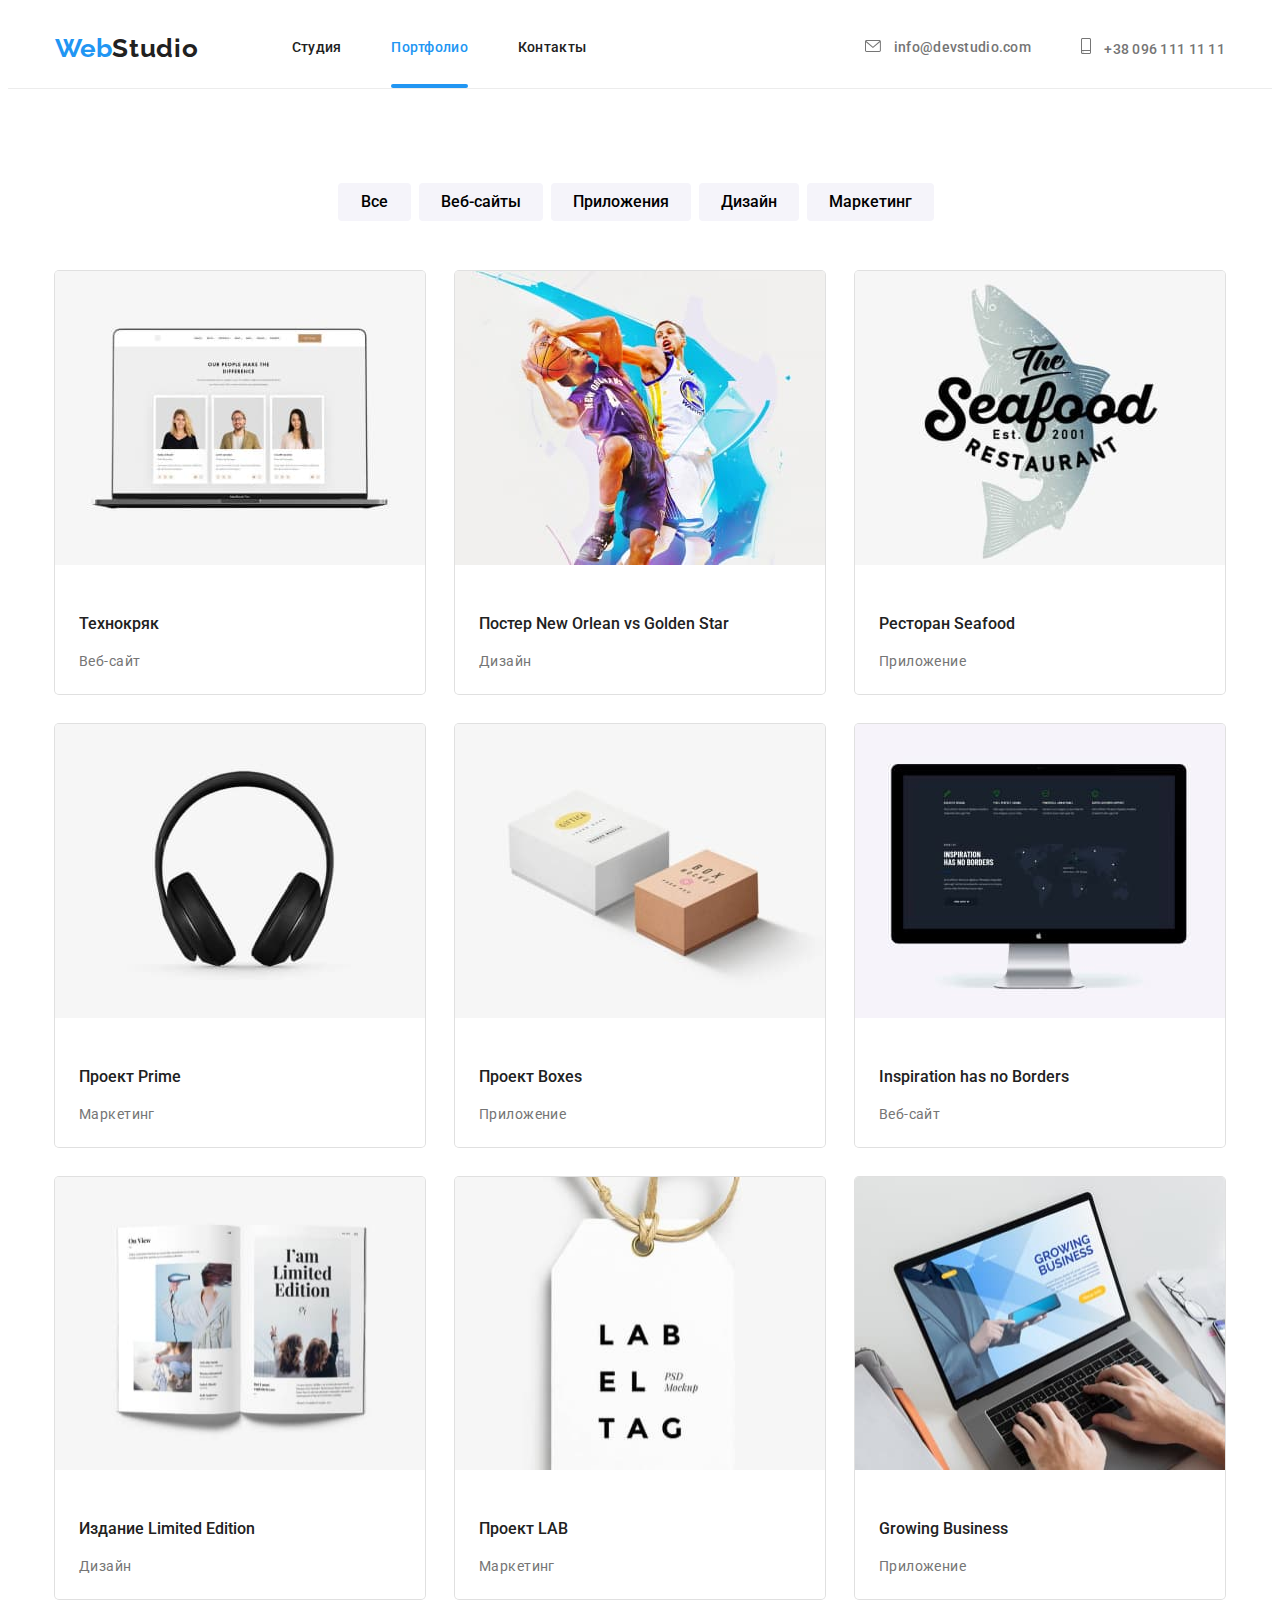
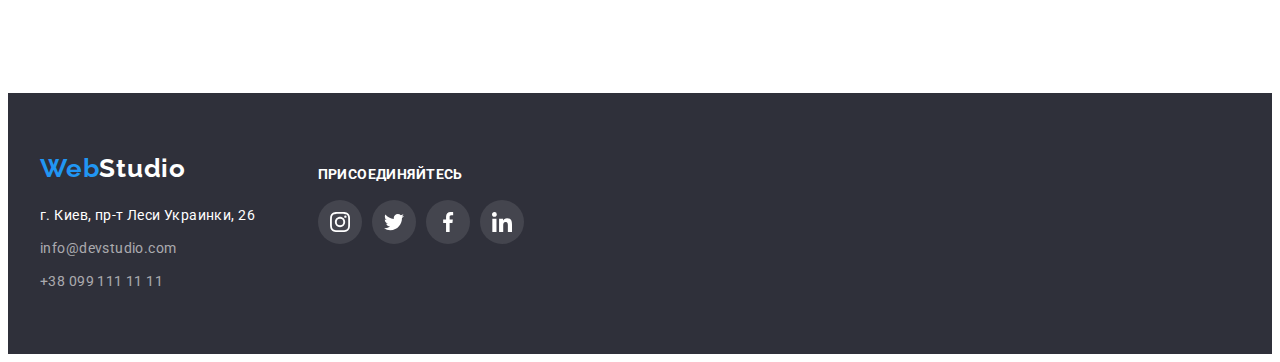
<file: portfolio.html>
<!DOCTYPE html>
<html lang="ru">

<head>

    <meta charset="UTF-8">
    <meta name="viewport" content="width=device-width, initial-scale=1.0">
    <title>Portfolio</title>
    <link rel="preconnect" href="https://fonts.gstatic.com">
    <link
        href="https://fonts.googleapis.com/css2?family=Raleway:wght@700&family=Roboto:wght@400;500;700;900&display=swap"
        rel="stylesheet">
    <link rel="stylesheet" href="https://cdnjs.cloudflare.com/ajax/libs/modern-normalize/0.2.0/modern-normalize.css"
        integrity="sha512-oxqL25oMBPTFLK5OOR4U/Y//5oyc+3B8MJVTuGD2FLdyA+VXlhKMyQ7YjHNSI5+CLk0UdMLw1lV64dDuT1Batw=="
        crossorigin="anonymous" />
    <link rel="stylesheet" href="css/style.css">


</head>

<body>
    <!--шапка-->
    <header>
    
    
        <nav class="conteiner-header main-nav">
            <a href="" class="logo">Web<span class="logotip">Studio</span></a>
            <ul class="menu-nav list">
                <li class="item link">
                    <a href="./index.html" class="saite-nav1 link">Студия</a>
                </li>
                <li class="item link">
                    <a href="./portfolio.html" class="saite-nav1 link link-current ">Портфолио</a>
                </li>
                <li class="item link">
                    <a href="" class="saite-nav1 link">Контакты</a>
                </li>
            </ul>
    
            <ul class="contacts list">
    
                <li class="item link ">
    
    
                    <a href="mailto:info@devstudio.com" class="saite-contacts">
                        <svg class="icon-mail ">
                            <use href=".//images/svg/clients.svg#envelope"></use>
    
                        </svg>
                        info@devstudio.com</a>
    
                </li>
    
    
                <li class="item link ">
    
                    <a href="tel:+380961111111" class="saite-contacts ">
                        <svg class="icon-phone">
                            <use href=".//images/svg/clients.svg#smartphone"></use>
    
                        </svg>
                        +38 096 111 11 11 </a>
                </li>
    
            </ul>
    
        </nav>
    
    </header>
    <!--Основной контент-->
    <main>
        <!--Фильтры-->
        <section class="conteiner-portfolio">
            <div class="portfolio">
                <h1 class="visually">Портфолио</h1>
                <ul class="list filter ">
                    <li><button class="filter-button " type="button">Все</button></li>
                    <li><button class="filter-button " type="button">Веб-сайты</button></li>
                    <li><button class="filter-button " type="button">Приложения</button></li>
                    <li><button class="filter-button " type="button">Дизайн</button></li>
                    <li><button class="filter-button " type="button">Маркетинг</button></li>
                </ul>
            
            </div>
            <div class="containers-portfolio">
                <h2 class="visually">Проекты</h2>
            
                <ul class="card-set">
                    <li class="item portfolios-link">
                        <div class="card-portfolios">
                        <a href="" class="portfolios-link">
                        <article class="card">
                            <div class="card-thumb project-thumb">
                            
                                    <img src="./images/portfolio/website.jpg" alt="технокряк" width="370" >
                                    
                            <div class="project-overlay">
                                <p>Технокряк это современная площадка распространения коронавируса. Компании используют эту платформу для цифрового
                                    шпионажа и атак на защищённые сервера конкурентов.</p>
                            </div>
                            </div>
           
                            <div class="card-content">
                                
                                <h3 class="card-heading">Технокряк</h3>
                                <p class="card-text">Веб-сайт</p>
                                
                            </div>
                        </article>
                        </a>
                        </div>
                    </li>
            
                    <li class="item portfolios-link">
                        <div class="card-portfolios">
                        <a href="" class="portfolios-link">
                        <article class="card">
                            <div class="card-thumb project-thumb">
                              
                                    <img src="./images/portfolio/desinger.jpg" alt="постер" >
                            <div class="project-overlay">
                                <p>Технокряк это современная площадка распространения коронавируса. Компании используют эту платформу для цифрового
                                    шпионажа и атак на защищённые сервера конкурентов.</p>
                            </div>
                            </div>
            
                            <div class="card-content">
                                <h3 class="card-heading">Постер New Orlean vs Golden Star</h3>
                                <p class="card-text">Дизайн</p>
                            </div>
                        </article>
                        </a>
                        </div>
                    </li>
            
                    <li class="item portfolios-link">
                        <div class="card-portfolios">
                        <a href="" class="portfolios-link">
                        <article class="card">
                            <div class="card-thumb project-thumb">
                        
                              <img src="./images/portfolio/app.jpg" alt="ресторан" /> 
                            <div class="project-overlay">
                                <p>Технокряк это современная площадка распространения коронавируса. Компании используют эту платформу для цифрового
                                    шпионажа и атак на защищённые сервера конкурентов.</p>
                            </div>
                            </div>
            
                            <div class="card-content">
                                <h3 class="card-heading"> Ресторан Seafood</h3>
                                <p class="card-text">Приложение</p>
                            </div>
                        </article>
                        </a>
                        </div>
                    </li>
            
                    <li class="item portfolios-link">
                        <div class="card-portfolios">
                        <a href="" class="portfolios-link">
                        <article class="card">
                            <div class="card-thumb project-thumb">
                             
                                     <img src="./images/portfolio/marketing.jpg" alt="маркетинг" />
                    <div class="project-overlay">
                        <p>Технокряк это современная площадка распространения коронавируса. Компании используют эту платформу для цифрового
                            шпионажа и атак на защищённые сервера конкурентов.</p>
                    </div>
                            </div>
            
                            <div class="card-content">
                                <h3 class="card-heading">Проект Prime </h3>
                                <p class="card-text">
                                    Маркетинг
                                </p>
                            </div>
                        </article>
                        </a>
                        </div>
                    </li>
            
                    <li class="item portfolios-link">
                        <div class="card-portfolios">
                        <a href="" class="portfolios-link">
                        <article class="card">
                            <div class="card-thumb project-thumb">
                                <img src="./images/portfolio/apps.jpg" alt="приложение" />
                    <div class="project-overlay">
                        <p>Технокряк это современная площадка распространения коронавируса. Компании используют эту платформу для цифрового
                            шпионажа и атак на защищённые сервера конкурентов.</p>
                    </div>
                            </div>
            
                            <div class="card-content">
                                <h3 class="card-heading">Проект Boxes</h3>
                                <p class="card-text">
                                    Приложение
                                </p>
                            </div>
                        </article>
                        </a>
                        </div>
                    </li>
            
                    <li class="item portfolios-link" >
                        <div class="card-portfolios">
                        <a href="" class="portfolios-link">
                        <article class="card">
                            <div class="card-thumb project-thumb">
                              
                                    <img src="./images/portfolio/inspiration.jpg" alt="веб-сайт" />
                                <div class="project-overlay">
                                    <p>Технокряк это современная площадка распространения коронавируса. Компании используют эту платформу для цифрового
                                        шпионажа и атак на защищённые сервера конкурентов.</p>
                                </div>
                            </div>
            
                            <div class="card-content">
                                <h3 class="card-heading">Inspiration has no Borders</h3>
                                <p class="card-text">
                                    Веб-сайт
                                </p>
                            </div>
                        </article>
                        </a>
                        </div>
                    </li>
                    <li class="item portfolios-link">
                        <div class="card-portfolios">
                        <a href="" class="portfolios-link">
                        <article class="card">
                            <div class="card-thumb project-thumb">
                             
                                    <img src="./images/portfolio/weblimitededition.jpg" alt="дизайн" />
                                <div class="project-overlay">
                                    <p>Технокряк это современная площадка распространения коронавируса. Компании используют эту платформу для цифрового
                                        шпионажа и атак на защищённые сервера конкурентов.</p>
                                </div>
                            </div>
                
                            <div class="card-content">
                                <h3 class="card-heading">Издание Limited Edition</h3>
                                <p class="card-text">
                                    Дизайн
                                </p>
                            </div>
                        </article>
                        </a>
                        </div>
                    </li>
                    
                    <li class="item portfolios-link">
                        <div class="card-portfolios">
                        <a href="" class="portfolios-link">
                            <article class="card">
                                <div class="card-thumb project-thumb">
                                  
                                    <img src="./images/portfolio/lab.jpg" alt="маркетинг2"  />
                                <div class="project-overlay">
                                    <p>Технокряк это современная площадка распространения коронавируса. Компании используют эту платформу для цифрового
                                        шпионажа и атак на защищённые сервера конкурентов.</p>
                                </div>
                                </div>
                    
                                <div class="card-content">
                                    <h3 class="card-heading">Проект LAB</h3>
                                    <p class="card-text">
                                        Маркетинг
                                    </p>
                                </div>
                            </article>
                        </a>
                        </div>
                    </li>
                       
                    <li class="item portfolios-link">
                        <div class="card-portfolios">
                        <a href="" class="portfolios-link">
                                <article class="card">
                                    <div class="card-thumb project-thumb">
                                  
                                            <img src="./images/portfolio/business.jpg" alt="бизнес" />
                                <div class="project-overlay">
                                    <p>Технокряк это современная площадка распространения коронавируса. Компании используют эту платформу для цифрового
                                        шпионажа и атак на защищённые сервера конкурентов.</p>
                                </div>
                                    </div>
                        
                                    <div class="card-content">
                                        <h3 class="card-heading">Growing Business</h3>
                                        <p class="card-text">
                                          Приложение
                                        </p>
                                    </div>
                                </article>
                        </a>
                        </div>
                    </li>
                </ul>
            </div>
        </section>

    </main>
<footer class="footer">
    <div class="container our-contacts">
        <div class="card-footer">
            <a class="link logos" href="./index.html"><span class="logo-color">Web</span>Studio</a>
            <a class="address link" href="https://goo.gl/maps/kpo2gFMixc3sEq3g6" rel="noopener noreferrer nofollow"
                target="_blank">г. Киев, пр-т Леси Украинки, 26</a>
            <ul class="list">
                <li class="address-item ">
                    <a class="contacts-footer link" href="mailto:info@devstudio.com">info@devstudio.com</a>
                </li>
                <li class="address-item"><a class="contacts-footer" href="tel:+380991111111">+38 099 111 11 11</a></li>
            </ul>
        </div>
        <div class="card-footer social-networks">
            <h2 class="join">присоединяйтесь</h2>
            <ul class="list social-networks-list">
                <li class="networks-list ">
                    <a class="networks-list-link link" href="https://www.instagram.com/dad_maksim/?hl=ru"
                        aria-label="Ссылка на instagram" target="_self" rel="noreferrer noopener">
                        <svg class="network-icon " width="20px" height="20px">
                            <use href=".//images/svg/sprite.svg#instagram"></use>
                        </svg>
                    </a>
                </li>
                <li class="networks-list">
                    <a class="networks-list-link link" href="" aria-label="Ссылка на twitter" target="_self"
                        rel="noreferrer noopener">
                        <svg class="network-icon " width="20px" height="20px">
                            <use href=".//images/svg/sprite.svg#twitter"></use>
                        </svg>
                    </a>
                </li>
                <li class="networks-list">
                    <a class="networks-list-link link" href="" aria-label="Ссылка на facebook" target="_self"
                        rel="noreferrer noopener">
                        <svg class="network-icon" width="20px" height="20px">
                            <use href=".//images/svg/sprite.svg#facebook"></use>
                        </svg>
                    </a>
                </li>
                <li class="networks-list">
                    <a class="networks-list-link link" href="" aria-label="Ссылка на linkedin" target="_self"
                        rel="noreferrer noopener">
                        <svg class="network-icon" width="20px" height="20px">
                            <use href=".//images/svg/sprite.svg#linkedin"></use>
                        </svg>
                    </a>
                </li>
            </ul>

        </div>
        <!--<div class="card-footer">
    <p>Подпишитесь на рассылку</p>
</div>-->
    </div>
</footer>
</body>

</html>
</file>
<file: css/style.css>
html {
  box-sizing: border-box;
}

*,
*::after,
*::before {
  box-sizing: inherit;
}

h1,
h2,
h3,
h4,
h5,
h6,
p {
  margin-top: 0;
}
.list {
  list-style: none;
  padding-left: 0;
  margin: 0;
}
.link {
  text-decoration: none;
  color: inherit;
  transition: color var(--animation);
}

img {
  display: block;
  max-width: 100%;
  height: auto;
}
:root {
  --background-color: #fff;
  --primary-text-color: #757575;
  --hover-color: #2196f3;
  --title-color: #212121;
  --white-color-text: #ffffff;
  --text-black-color: #000000;
  --bg-color: #2f303a;
  --buttos-hover-color: #188ce8;
  --our-backgraund-color: #f5f4fa;
  --portfolio-background-color: #e5e5e5;
  --social-team-icon-color: #afb1b8;

  --card-set-gap: 30px;
  --card-shadow-hover: 0px 1px 1px rgba(0, 0, 0, 0.12), 0px 4px 4px rgba(0, 0, 0, 0.06), 1px 4px 6px rgba(0, 0, 0, 0.16);
  --card-shadow: 0px 0px 0px 1px rgba(0, 0, 0, 0.12);
  --foto-bg-color: rgba(47, 48, 58, 0.8);
  --animation: 300ms ease-in;
}

.body {
  font-family: 'Roboto', sans-serif;
  font-family: 'Raleway', sans-serif;
  background-color: var(--background-color);
  margin: 0px;
  line-height: 1.5;
}

a {
  text-decoration: none;
}

ul {
  list-style: none;
}

p {
  font-family: Roboto;
  font-style: normal;
  font-weight: normal;
  font-size: 14px;
  line-height: 1.71;
  /* or 171% */

  letter-spacing: 0.03em;
  color: var(--primary-text-color);
}
h2 {
  font-family: Roboto;
  font-style: normal;
  font-weight: bold;
  font-size: 36px;
  line-height: 1.16;
  text-align: center;
  letter-spacing: 0.03em;

  color: var(--title-color);
}
/* CONTAINER */
.containers-portfolio {
  width: 1200px;
  padding-left: 15px;
  padding-right: 15px;
  margin-left: auto;
  margin-right: auto;
}
.conteiner-header {
  margin-right: auto;
  margin-left: auto;
  padding: 0px 15px;
  width: 1200px;
  height: 80px;
}
header {
  border-bottom: 1px solid #ececec;
}

.logo {
  font-family: Raleway;
  font-style: normal;
  font-weight: bold;
  font-size: 26px;
  line-height: 1.19;
  color: var(--hover-color);
}

.logotip {
  font-family: Raleway;
  font-style: normal;
  font-weight: bold;
  font-size: 26px;
  line-height: 1.19;
  /* identical to box height */

  letter-spacing: 0.03em;
  color: var(--title-color);
}

.logo:hover,
.logotip:hover {
  color: var(--hover-color);
}
.link-current,
.link:hover,
.link:focus,
.contacts:focus,
.contacts:hover,
.contacts-footer:hover,
.contacts-footer:focus {
  color: var(--special-text-color);
}
.link-current {
  position: relative;
}
.link-current::after {
  position: absolute;
  content: '';
  display: block;
  height: 4px;
  width: 100%;
  border-radius: 2px;
  bottom: 0;

  background-color: var(--hover-color);
}

/*main-nav*/
.main-nav {
  display: flex;
  align-items: center;
}

/*menu*/
.menu-nav .item + .item {
  margin-left: 50px;
}

.menu-nav {
  display: flex;
  margin-left: 93px;
}

.saite-nav1 {
  display: block;
  padding-top: 32px;
  padding-bottom: 32px;

  font-family: Roboto;
  font-style: normal;
  font-weight: 500;
  font-size: 14px;
  line-height: 1.14;
  letter-spacing: 0.02em;
  text-decoration: none;
  cursor: pointer;
  color: var(--title-color);
}

.saite-nav1:hover,
.saite-nav1:focus {
  color: var(--hover-color);
}
/*icon header*/

.icon-mail {
  width: 16px;
  height: 12px;
  fill: var(--primary-text-color);
  margin-right: 10px;
}

.icon-phone {
  width: 10px;
  height: 16px;
  fill: var(--primary-text-color);
  margin-right: 10px;
}
.icon-mail,
.icon-phone {
  align-items: center;
}
.contacts {
  display: flex;
  margin-left: auto;
}

.contacts .item + .item {
  margin-left: 50px;
}

.saite-contacts {
  font-family: Roboto;
  font-style: normal;
  font-weight: 500;
  font-size: 14px;
  line-height: 1.14;
  letter-spacing: 0.02em;

  color: var(--primary-text-color);
  transition: color 500ms cubic-bezier(0.4, 0, 0.2, 1), fill 500ms cubic-bezier(0.4, 0, 0.2, 1),
    background-color 500ms cubic-bezier(0.4, 0, 0.2, 1), border-color 500ms cubic-bezier(0.4, 0, 0.2, 1),
    box-shadow 500ms cubic-bezier(0.4, 0, 0.2, 1);
}
.saite-contacts:hover,
.saite-contacts:focus {
  color: var(--hover-color);
}
.saite-contacts:hover .icon-phone,
.saite-contacts:focus .icon-phone {
  stroke: var(--hover-color);
}
.saite-contacts:hover .icon-mail,
.saite-contacts:focus .icon-mail {
  stroke: var(--hover-color);
}
/* banner*/
.banner {
  height: 600px;

  background-color: var(--bg-color);
}

/*hero-title*/
.hero {
  align-items: center;
  text-align: center;

  padding-top: 200px;
  padding-bottom: 200px;

  background-image: linear-gradient(rgba(47, 48, 58, 0.4), rgba(47, 48, 58, 0.4)), url(../images/bg-image.jpeg);
  background-repeat: no-repeat;
  background-position: center;
}

.hero-title {
  font-family: Roboto;
  font-style: normal;
  font-weight: 900;
  font-size: 44px;
  line-height: 1.36;

  color: var(--white-color-text);
}
/*button*/
.buttons {
  background: var(--hover-color);

  padding: 10px 32px 10px 32px;
  border-radius: 4px;
  border: none;
  cursor: pointer;
}

.buttons:hover,
.buttons:focus {
  background: var(--buttos-hover-color);
  box-shadow: 0px 4px 4px rgba(0, 0, 0, 0.15);
  border-radius: 4px;
}

.buts {
  font-family: Roboto;
  font-style: normal;
  font-weight: bold;
  font-size: 16px;
  line-height: 1.87;
  /* identical to box height, or 187% */

  color: var(--white-color-text);
}

.buts:hover,
.buts:focus {
  font-family: Roboto;
  font-style: normal;
  font-weight: bold;
  font-size: 16px;
  line-height: 1.87;

  color: var(--white-color-text);
}

.section {
  padding-top: 94px;
  padding-bottom: 94px;
}

.about-us {
  display: flex;
  justify-content: center;
  padding-left: 0px;
  font-family: Roboto;
  font-style: normal;
  font-weight: bold;
  font-size: 14px;
  line-height: 1.14;
  letter-spacing: 0.03em;

  color: var(--title-color);
}

.section-about-us-title {
  font-family: Roboto;
  font-style: normal;
  font-weight: bold;
  font-size: 14px;
  line-height: 1.14;
  letter-spacing: 0.03em;

  color: var(--title-color);
}

.about-us .feature1 + .feature1 {
  margin-left: 30px;
}

.feature1 {
  height: 251px;
  width: 270px;
  align-items: center;
}
/*icon center*/
.feature-icon::before {
  display: block;
  content: '';
  height: 120px;

  background-size: contain;
  background-position: center;
  margin-bottom: 30px;
}
.feature-icon:nth-child(1):before {
  background-image: url(../images/svg/Group\ 1.svg);
}
.feature-icon:nth-child(2):before {
  background-image: url(../images/svg/Group\ 2.svg);
}
.feature-icon:nth-child(3):before {
  background-image: url(../images/svg/Group\ 3.svg);
}
.feature-icon:nth-child(4):before {
  background-image: url(../images/svg/Group\ 4.svg);
}
/*what-we-do*/

.what-we-do {
  margin-bottom: 50px;
}

.block-title {
  display: flex;
  text-align: center;
  padding-left: 0px;
  padding-top: 0px;
  margin-top: 0px;
  margin-bottom: 0px;
  padding-bottom: 94px;
  position: relative;
}

.block-title .grid-title + .grid-title {
  padding-left: 30px;
}

.container {
  margin-left: auto;
  margin-right: auto;
  padding: 0px 15pxpx;
  width: 1200px;
}
.card-bg {
  display: flex;
  position: absolute;
  top: 224px;
  /* right: 0; */
  width: 370px;
  height: 70px;

  background-color: var(--foto-bg-color);
}
.text {
  font-family: Roboto;
  font-style: normal;
  font-weight: bold;
  font-size: 14px;
  line-height: 16px;
  text-align: center;
  letter-spacing: 0.03em;
  text-transform: uppercase;

  color: #ffffff;

  display: flex;
  justify-content: center;
  align-items: center;
}
/*our-team*/

.we-1 {
  font-family: Roboto;
  font-style: normal;
  font-weight: bold;
  font-size: 36px;
  line-height: 1.16;
  text-align: center;
  letter-spacing: 0.03em;
  color: var(--title-color);

  margin-bottom: 50px;
}

h3 {
  font-family: Roboto;
  font-style: normal;
  font-weight: 500;
  font-size: 16px;
  line-height: 1.18;
  color: var(--title-color);
  margin-top: 30px;
}

.banners {
  background-color: var(--our-backgraund-color);
}

.our-team {
  display: flex;
  flex-wrap: wrap;
  width: 1200px;
}

.our-team .team + .team + .team {
  margin-left: 30px;
}

.teams {
  margin-left: 30px;
}

.team {
  background-color: var(--white-color-text);
  border-bottom-left-radius: 4px;
  border-bottom-right-radius: 4px;
  box-shadow: 0px 1px 3px rgb(0 0 0 / 12%), 0px 1px 1px rgb(0 0 0 / 14%), 0px 2px 1px rgb(0 0 0 / 20%);
  border-radius: 0px 0px 4px 4px;
  text-align: center;
}
.ihor1 {
  margin: 0;
}
.teem {
  margin-top: 30px;
}
.teams-icon {
  height: 44px;
  width: 44px;

  display: inline-flex;
}

/*team-icon*/
.team-icon {
  display: inline-flex;
  justify-items: center;
  align-items: center;
  margin-left: 10px;
  margin-right: 10px;
  fill: var(--social-team-icon-color);
  cursor: pointer;
}
.social-icon-link:hover,
.social-icon-link:focus {
  fill: var(--white-color-text);
}
.social-icon-link:hover .team-icon,
.social-icon-link:focus .team-icon {
  fill: var(--white-color-text);
}
.social-team {
  padding: 0;
  margin-bottom: 30px;
  margin-top: 16px;
}

/*clients icon*/
.position {
  font-family: Roboto;
  font-style: normal;
  font-weight: bold;
  font-size: 36px;
  line-height: 1.16;
  text-align: center;
  letter-spacing: 0.03em;

  color: var(--text-black-color);

  margin-bottom: 50px;
}
.grid {
  display: flex;
  flex-wrap: wrap;

  justify-items: center;
  align-items: center;

  margin-top: 0;
  margin-bottom: 94px;
}

.grid-item.fl.lf.grid {
  flex-basis: calc((100% - 30px * 6) / 6);
  margin-top: 30px;
  margin-left: 30px;
}
.icon-client {
  fill: var(--social-team-icon-color);
}
.client-position a {
  display: inline-flex;
  justify-content: center;
  align-items: center;
  width: 170px;
  height: 90px;
  border: 1px solid var(--social-team-icon-color);
  border-radius: 4px;
  margin-left: auto;
  margin-right: auto;

  transition: color 500ms cubic-bezier(0.4, 0, 0.2, 1), fill 500ms cubic-bezier(0.4, 0, 0.2, 1),
    background-color 500ms cubic-bezier(0.4, 0, 0.2, 1), border-color 500ms cubic-bezier(0.4, 0, 0.2, 1),
    box-shadow 500ms cubic-bezier(0.4, 0, 0.2, 1);
}
.sections {
  margin-top: 94px;
}

.hh {
  width: 1200px;
  padding-right: 15px;
  padding-left: 15px;
  margin-right: auto;
  margin-left: auto;
}
.lf {
  padding-left: 0;
}
.fl {
  width: 170px;
  height: 90px;
  display: inline-grid;
  margin-right: 30px;
}

.fls {
  width: 170px;
  height: 90px;
  display: inline-grid;
}
.icon-client:hover,
.icon-client:focus {
  fill: var(--hover-color);
  border: 1px solid var(--hover-color);
}
.client:hover .icon-client,
.client:focus .icon-client {
  stroke: var(--hover-color);
}

/*footer*/
footer {
  background-color: var(--bg-color);
  padding-bottom: 60px;

  flex-basis: calc((50% - 45px) / 2);
}
.flex {
  flex-basis: calc((50% - 45px) / 2);
}
.logos {
  font-family: Raleway;
  font-style: normal;
  font-weight: bold;
  font-size: 26px;
  line-height: 1.19;

  letter-spacing: 0.03em;

  color: var(--white-color-text);
}

.logo-color {
  font-family: Raleway;
  font-style: normal;
  font-weight: bold;
  font-size: 26px;
  line-height: 1.19;
  letter-spacing: 0.03em;
  color: var(--hover-color);
}

.logos:hover,
.logo-color:hover,
.contact-links:hover,
.contact-links:hover {
  color: var(--hover-color);
}

.contact-list {
  font-family: Roboto;
  font-style: normal;
  font-weight: normal;
  font-size: 14px;
  line-height: 1.71;
  padding-top: 20px;
  margin-bottom: 0px;
  /* or 171% */

  letter-spacing: 0.03em;

  color: var(--white-color-text);
}

.contact-links {
  font-family: Roboto;
  font-style: normal;
  font-weight: normal;
  font-size: 14px;
  line-height: 1.71;
  /* or 171% */
  padding-top: 9px;
  letter-spacing: 0.03em;

  color: rgba(255, 255, 255, 0.6);
}
/*icon social*/
.social-link {
  padding-left: 400px;
  padding-top: 50px;
  flex-basis: calc((50% - 45px) / 2);

  height: 80px;
}
.come-on {
  font-family: Roboto;
  font-style: normal;
  font-weight: bold;
  font-size: 14px;
  line-height: 0.87;
  letter-spacing: 0.03em;
  text-transform: uppercase;

  color: var(--white-color-text);
  margin-bottom: 0;
  padding-bottom: 20px;
  padding-top: 10px;
  margin-left: 45px;
}
.social {
  display: flex;
  display: inline;
}
.social-icon-link {
  display: inline-flex;
  cursor: pointer;
  width: 44px;
  height: 44px;
  border-radius: 50%;
  background-color: rgba(255, 255, 255, 0.1);
  transition: color 500ms cubic-bezier(0.4, 0, 0.2, 1), fill 500ms cubic-bezier(0.4, 0, 0.2, 1),
    background-color 500ms cubic-bezier(0.4, 0, 0.2, 1), border-color 500ms cubic-bezier(0.4, 0, 0.2, 1),
    box-shadow 500ms cubic-bezier(0.4, 0, 0.2, 1);
}

.icon {
  height: 20px;
  width: 20px;
  margin-left: 12px;
  margin-right: 12px;
  margin-top: 12px;
  display: inline-flex;
  justify-items: center;
  align-items: center;
  fill: var(--white-color-text);
  cursor: pointer;
}

.social-icon-link:hover,
.social-icon-link:focus {
  background-color: var(--hover-color);

  fill: var(--white-color-text);
  outline: none;
}

.social-icon-link:not(:last-child) {
  margin-right: 10px;
}
.rs {
  padding-top: 9px;
}
.networks-list-link:hover,
.networks-list-link:focus {
  background-color: var(--hover-color);
  outline: none;
  border-radius: 50%;
}
/*new footer*/
.footer {
  padding-top: 60px;
  padding-bottom: 60px;
}

.join {
  display: flex;
  font-family: Roboto;
  font-style: normal;
  font-weight: bold;
  font-size: 14px;
  line-height: 0.87;
  letter-spacing: 0.03em;
  text-transform: uppercase;

  color: var(--white-color-text);
  margin-bottom: 20px;
}

.our-contacts {
  display: flex;
}

.card-footer {
  width: 231px;
  flex-basis: calc((50% - 45px) / 2);
}
.card-footer:last-child {
  flex-basis: calc(50% - 15px);
}
.social-networks {
  width: 206px;
  padding-top: 15px;
}

.social-networks-list {
  display: inline-flex;
}

.networks-list-link {
  display: flex;
  justify-content: center;
  align-items: center;
  width: 44px;
  height: 44px;
  border-radius: 50%;
  background-color: rgba(255, 255, 255, 0.1);
  transition: color 250ms cubic-bezier(0.4, 0, 0.2, 1), fill 250ms cubic-bezier(0.4, 0, 0.2, 1),
    background-color 250ms cubic-bezier(0.4, 0, 0.2, 1), border-color 250ms cubic-bezier(0.4, 0, 0.2, 1),
    box-shadow 250ms cubic-bezier(0.4, 0, 0.2, 1);
}
.networks-list:not(:last-child) {
  margin-right: 10px;
}

.networks-list-link:hover,
.networks-list-link:focus {
  background-color: var(--hover-color);
}

.network-icon {
  fill: var(--white-color-text);
}

.address {
  display: block;
  width: 231px;
  font-family: Roboto;
  font-style: normal;
  font-weight: normal;
  font-size: 14px;
  line-height: 1.71;
  padding-top: 20px;
  margin-bottom: 0px;
  /* or 171% */

  letter-spacing: 0.03em;

  color: var(--white-color-text);
}

.address-item {
  width: 225px;
  margin: 0;
  font-family: Roboto;
  font-style: normal;
  font-weight: normal;
  font-size: 14px;
  line-height: 1.71;
  /* or 171% */
  padding-top: 9px;
  letter-spacing: 0.03em;

  color: rgba(255, 255, 255, 0.6);
}
.link-current,
.link:hover,
.link:focus,
.contacts:focus,
.contacts:hover,
.contacts-footer:hover,
.contacts-footer:focus {
  color: var(--hover-color);
}

.contacts-footer {
  color: rgba(255, 255, 255, 0.6);
  text-decoration: none;
}

/*portfolio html*/
.portfolio-logo {
  font-family: Raleway;
  font-style: normal;
  font-weight: bold;
  font-size: 26px;
  line-height: 1.19;
  /* identical to box height */

  letter-spacing: 0.03em;
  color: var(--hover-color);
}

.portfolio-logotipe {
  font-family: Raleway;
  font-style: normal;
  font-weight: bold;
  font-size: 26px;
  line-height: 1.19;
  /* identical to box height */

  letter-spacing: 0.03em;

  color: var(--text-black-color);
}

.portfolio-link {
  font-family: Roboto;
  font-style: normal;
  font-weight: 500;
  font-size: 14px;
  line-height: 1.14;
  letter-spacing: 0.02em;

  color: var(--title-color);
}

.portfolio-logotipe:hover {
  color: var(--hover-color);
}

.portfolio-contacts {
  font-family: Roboto;
  font-style: normal;
  font-weight: 500;
  font-size: 14px;
  line-height: 1.14;
  letter-spacing: 0.02em;

  color: var(--primary-text-color);
}

/*навигация*/
.visually {
  display: none;
}

/*навигация*/
.conteiner-portfolio {
  padding-bottom: 94px;
  padding-top: 94px;
}

.filters {
  display: flex;
  justify-content: center;
  margin-bottom: 50px;
  padding-left: 30px;
}
/*conteiner -main*/
.conteiner {
  width: 1170px;
  margin-left: auto;
  margin-right: auto;
  padding-top: 94px;
  padding-bottom: 94px;
  background-color: blue;
}
.all:hover {
  color: var(--white-color-text);
}
/*проекты*/
.filter {
  display: flex;
  justify-content: center;
  margin-bottom: 50px;
}

.filter-button {
  font-family: Roboto;
  font-style: normal;
  font-weight: 500;
  font-size: 16px;
  line-height: 1.62;
  text-align: center;
  background-color: var(--our-backgraund-color);
  border-radius: 4px;
  border: none;
  margin-right: 8px;
  min-width: 73px;
  padding: 6px 22px;
  cursor: pointer;
  transition: color 500ms cubic-bezier(0.4, 0, 0.2, 1), fill 500ms cubic-bezier(0.4, 0, 0.2, 1),
    background-color 500ms cubic-bezier(0.4, 0, 0.2, 1), border-color 500ms cubic-bezier(0.4, 0, 0.2, 1),
    box-shadow 500ms cubic-bezier(0.4, 0, 0.2, 1);
}

.filter-button:hover,
.filter-button:focus {
  background-color: var(--hover-color);
  color: var(--white-color-text);
  box-shadow: 0px 3px 1px rgba(0, 0, 0, 0.1), 0px 1px 2px rgba(0, 0, 0, 0.08), 0px 2px 2px rgba(0, 0, 0, 0.12);
  border-radius: 4px;
}

/*.portfolio {
  background: #e5e5e5;
}*/

/* CARD SET */
.card-set {
  padding: 0;
  margin: 0;
  list-style: none;

  display: flex;
  flex-wrap: wrap;
  margin-left: calc(-1 * var(--card-set-gap));
  margin-top: calc(-1 * var(--card-set-gap));
}

.card-set > .item {
  flex-basis: calc(100% / 3 - var(--card-set-gap));
  margin-left: var(--card-set-gap);
  margin-top: var(--card-set-gap);
}

/* CARD */
.card {
  box-shadow: var(--card-shadow);
  border-radius: 4px;
  overflow: hidden;
}

.portfolios-link:hover,
.portfolios-link:focus {
  box-shadow: var(--card-shadow-hover);
  border-radius: 4px;
  color: var(--hover-color);
}
.portfolios-link {
  cursor: pointer;
}

.card-content {
  padding: 20px 24px;
}

.card-text {
  margin-top: 4px;
  margin-bottom: 0px;
}
.card-main {
  margin: 0px;
}
.project-titles {
  font-family: Roboto;
  font-style: normal;
  font-weight: bold;
  font-size: 18px;
  line-height: 2;

  letter-spacing: 0.06em;
  padding-left: 24px;
  padding-top: 10px;
  padding-bottom: 4px;
  color: var(--title-color);
}
.project-title {
  font-family: Roboto;
  font-style: normal;
  font-weight: normal;
  font-size: 16px;
  line-height: 1.87;

  letter-spacing: 0.03em;
  padding-left: 24px;
  padding-bottom: 20px;
}
.items {
  width: 370px;
  height: 404px;
  left: 215px;
  top: 1130px;

  background: #ffffff;
  border: 1px solid #eeeeee;
  box-sizing: border-box;
}

/* portfolio footer*/
.footer-nav {
  width: 1600px;
  height: 252px;
  left: 0px;
  top: 1628px;

  background: var(--bg-color);
}
.portfolio-contacts:hover,
.web:hover,
.portfolio-mail:hover,
.portfolio-phone:hover {
  color: var(--hover-color);
}

.logo1 {
  font-family: Raleway;
  font-style: normal;
  font-weight: bold;
  font-size: 26px;
  line-height: 1.19;
  /* identical to box height */

  letter-spacing: 0.03em;

  color: var(--hover-color);
}
.web {
  font-family: Raleway;
  font-style: normal;
  font-weight: bold;
  font-size: 26px;
  line-height: 1.19;
  /* identical to box height */

  letter-spacing: 0.03em;

  color: var(--white-color-text);
}
.portfolio-address {
  font-family: Roboto;
  font-style: normal;
  font-weight: normal;
  font-size: 14px;
  line-height: 1.71;
  /* or 171% */

  letter-spacing: 0.03em;

  color: var(--white-color-text);
}
.portfolio-mail {
  font-family: Roboto;
  font-style: normal;
  font-weight: normal;
  font-size: 14px;
  line-height: 1.71;
  /* or 171% */

  letter-spacing: 0.03em;

  color: rgba(255, 255, 255, 0.6);
}
.portfolio-phone {
  font-family: Roboto;
  font-style: normal;
  font-weight: normal;
  font-size: 14px;
  line-height: 1.71;
  /* or 171% */

  letter-spacing: 0.03em;

  color: rgba(255, 255, 255, 0.6);
}
/*madal*/
.backdrop {
  position: fixed;
  top: 0;
  left: 0;
  width: 100%;
  height: 100%;
  background-color: rgba(0, 0, 0, 0.2);

  z-index: 2;
  transition: opacity 1000ms cubic-bezier(0.4, 0, 0.2, 1);
}
.backdrop.is-hidden {
  opacity: 0;
  pointer-events: none;
}

.modal {
  position: absolute;
  top: 50%;
  left: 50%;

  width: 528px;
  height: 581px;

  background-color: rgba(255, 255, 255, 1);
  box-shadow: 0px 1px 3px rgba(0, 0, 0, 0.12), 0px 1px 1px rgba(0, 0, 0, 0.14), 0px 2px 1px rgba(0, 0, 0, 0.2);
  border-radius: 4px;
  transform: translate(-50%, -50%) scale(1);
}

.modal:hover {
  transition-property: initial;
  transition-duration: 250ms;
  transition-timing-function: linear;
  transition-delay: 0;
}
.buttom-close {
  position: absolute;
  top: 8px;
  right: 8px;
  width: 30px;
  height: 30px;

  background-color: transparent;
  border: 1px solid rgba(0, 0, 0, 0.1);
  border-radius: 50%;
  cursor: pointer;
}
.icon-close {
  fill: #000000;
  margin-left: 1px;
}
.icon-close:hover,
.icon-close:focus {
  fill: var(--hover-color);
}
.buttom-close:hover,
.buttom-close:focus {
  fill: var(--hover-color);
  border: 1px solid var(--hover-color);
}
.buttom-close:hover .icon-close,
.buttom-close:focus .icon-close {
  stroke: var(--hover-color);
}
/*form */
textarea {
  resize: none;
}
.form {
  position: relative;
  width: 448px;
  outline: 1px solid chartreuse;
  margin-left: auto;
  margin-right: auto;

  /*margin-left: 40px;
  margin-right: 40px;
  margin-bottom: 20px;*/
}
.form-field {
  display: flex;
  flex-direction: column;
  margin-bottom: 12px;
}
.form-texts {
  font-family: Roboto;
  font-style: normal;
  font-weight: bold;
  font-size: 20px;
  line-height: 23px;
  text-align: center;
  letter-spacing: 0.03em;
  color: var(--title-color);
  margin: 40px 40px 12px 40px;
}

.form-field label {
  padding-top: 0;
}
.form-field input {
  padding: 5px 10px;
  width: 448px;
  height: 40px;
  padding: 0;
  border: 1px solid rgba(33, 33, 33, 0.2);
  box-sizing: border-box;
  border-radius: 4px;
}
.form-feedback {
  display: flex;
  flex-direction: column;
}
/*Выезжающий синий фон*/
.card-thumb {
  position: relative;
  overflow: hidden;
}

.card-overlay > p {
  padding: 63px 24px;
}
.card-overlay-text {
  font-family: Roboto;
  font-style: normal;
  font-weight: normal;
  font-size: 18px;
  line-height: 1.56;
  /* or 156% */
  text-align: left;
  letter-spacing: 0.03em;

  color: var(--white-color-text);
}
.card-overlay {
  position: absolute;
  bottom: 1px;
  left: 0;
  opacity: 0;
  background-color: rgba(33, 150, 243, 0.9);
  width: 370px;
  height: 294px;

  transform: translateY(100%);
  position: absolute;
  top: 0;
  left: 0;
  width: 100%;
  height: 100%;

  transform: translateY(100%);
}

.project-overlay {
  position: absolute;
  top: 0;
  left: 0;
  width: 100%;
  height: 100%;

  transform: translateY(100%);
  transition: transform 350ms cubic-bezier(0.4, 0, 0.2, 1), background-color 350ms cubic-bezier(0.4, 0, 0.2, 1);
}
.project-overlay > p {
  padding: 63px 24px;
  color: #ffffff;

  font-size: 18px;
  line-height: 1.56;
  letter-spacing: 0.03em;
}
.project-thumb {
  position: relative;
  overflow: hidden;
}
.portfolios-link:hover .project-overlay,
.portfolios-link:focus .project-overlay {
  transform: translateY(0);
  background-color: rgba(33, 150, 243, 0.9);
}
.portfolios-link:hover .card-overlay,
.portfolios-link:focus .card-overlay {
  transform: translateY(0);
  background-color: rgba(33, 150, 243, 0.9);
  opacity: 1;
}
.portfolios-link:hover,
.portfolios-link:focus {
  box-shadow: 0px 4px 4px rgba(0, 0, 0, 0.15);
  border-radius: 4px;
}
/*footer joine*/
.card-footer {
  width: 231px;
  flex-basis: calc((50% - 45px) / 2);
}
.card-footer:last-child {
  flex-basis: calc(50% - 15px);
}
.social-networks {
  width: 206px;
  padding-top: 15px;
}

.social-networks-list {
  display: inline-flex;
}
.join {
  display: flex;
  justify-items: center;
  align-items: center;
  font-family: Roboto;
  font-style: normal;
  font-weight: bold;
  font-size: 14px;
  line-height: 0.87;
  letter-spacing: 0.03em;
  text-transform: uppercase;

  color: var(--white-color-text);
  margin-bottom: 20px;
}
.position-join {
  padding-top: 15px;
}
.btn {
  background-color: var(--hover-color);
  color: var(--white-color-text);
  font-family: Roboto;
  font-style: normal;
  cursor: pointer;
}

.btn:hover,
.btn:focus {
  background-color: var(--buttos-hover-color);
  color: var(--white-color-text);
}
.footer-form-submit {
  display: flex;
  align-items: center;
  text-align: center;
  letter-spacing: 0.06em;
  padding: 10px 28px 10px 28px;

  font-weight: 700;
  font-size: 16px;
  line-height: 2;
  background-color: var(--hover-color);
  box-shadow: 0px 4px 4px rgba(0, 0, 0, 0.15);

  border-radius: 4px;
  border: none;
  cursor: pointer;

  transition-property: background-color, color;
  transition-duration: 250ms;
  transition-timing-function: cubic-bezier(0.4, 0, 0.2, 1);
}

.footer-form-submit:hover,
.footer-form-submit:focus {
  background-color: var(--buttos-hover-color);
  color: var(--white-color-text);
  box-shadow: 0px 4px 4px rgba(0, 0, 0, 0.15);
}

.footer-form {
  display: flex;
  align-items: baseline;
}

.social-icon-footer {
  margin-left: 10px;
  fill: var(--white-color-text);
}
.footer-form-input {
  width: 358px;
  border: 1px solid rgba(255, 255, 255, 0.3);
  color: rgba(255, 255, 255, 0.6);
  background-color: var(--bg-color);
  border-radius: 4px;
  padding: 15px;
  line-height: 1.25;
  letter-spacing: 0.03em;
  margin-right: 12px;
}
.our-contacts {
  display: flex;
}

.card-footer {
  width: 231px;
  flex-basis: calc((50% - 45px) / 2);
}
.card-footer:last-child {
  flex-basis: calc(50% - 15px);
}
.social-networks {
  width: 206px;
  padding-top: 15px;
}

.social-networks-list {
  display: inline-flex;
}
.social-icon-footer {
  margin-left: 10px;
  fill: var(--white-color-text);
}
</file>
